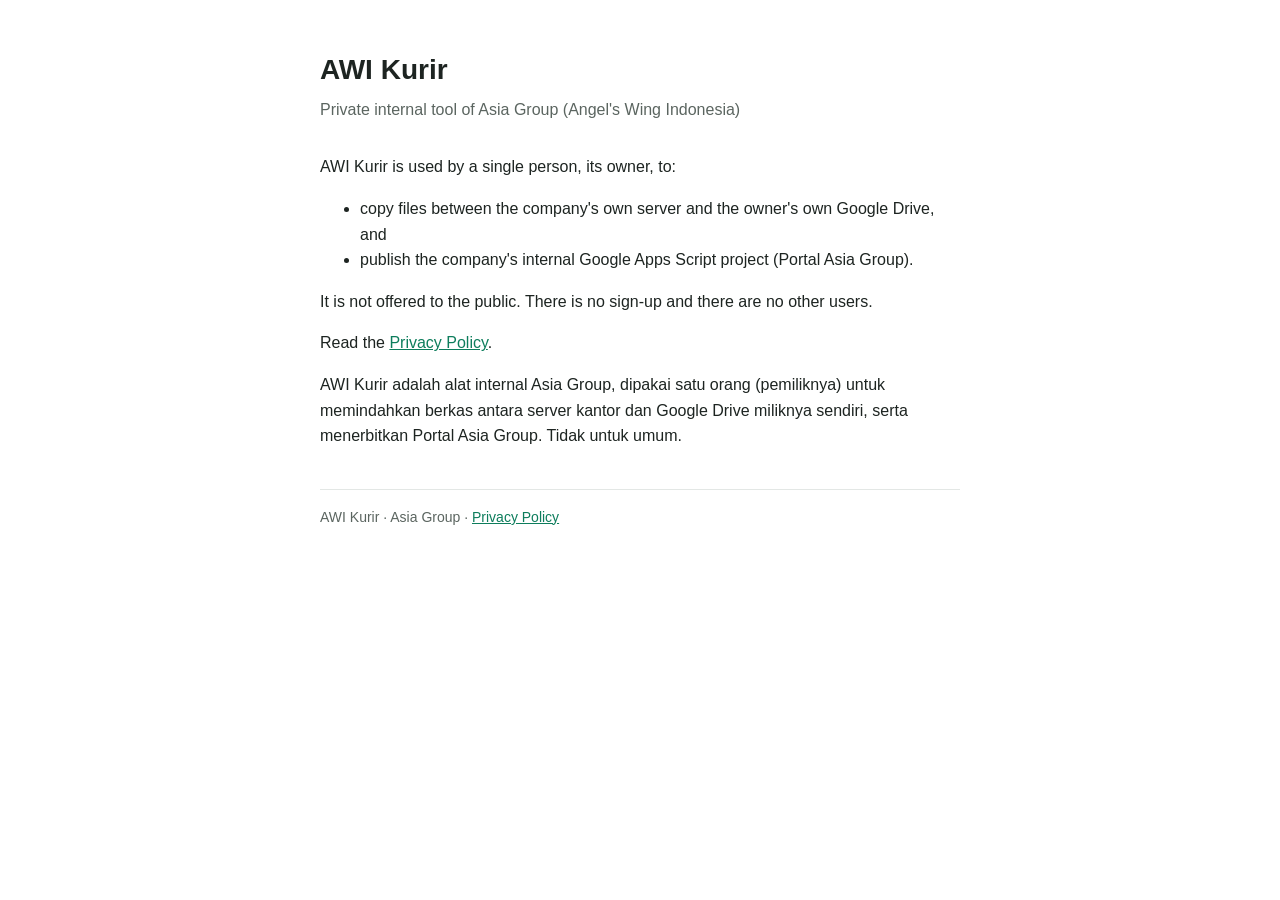
<file: index.html>
<!doctype html>
<html lang="en">
<head>
<meta charset="utf-8">
<meta name="viewport" content="width=device-width, initial-scale=1">
<title>AWI Kurir</title>
<style>
  :root { color-scheme: light; }
  body { margin: 0; background: #ffffff; color: #1d2421; font: 16px/1.6 -apple-system, BlinkMacSystemFont, "Segoe UI", Roboto, sans-serif; }
  main { max-width: 640px; margin: 0 auto; padding: 48px 16px; }
  h1 { margin: 0 0 4px; font-size: 28px; }
  .sub { margin: 0 0 32px; color: #5b6560; }
  a { color: #0d7d5c; }
  footer { margin-top: 40px; padding-top: 16px; border-top: 1px solid #e3e7e5; color: #5b6560; font-size: 14px; }
</style>
</head>
<body>
<main>
  <h1>AWI Kurir</h1>
  <p class="sub">Private internal tool of Asia Group (Angel's Wing Indonesia)</p>

  <p>AWI Kurir is used by a single person, its owner, to:</p>
  <ul>
    <li>copy files between the company's own server and the owner's own Google Drive, and</li>
    <li>publish the company's internal Google Apps Script project (Portal Asia Group).</li>
  </ul>
  <p>It is not offered to the public. There is no sign-up and there are no other users.</p>
  <p>Read the <a href="privacy.html">Privacy Policy</a>.</p>

  <p lang="id">AWI Kurir adalah alat internal Asia Group, dipakai satu orang (pemiliknya) untuk memindahkan berkas
  antara server kantor dan Google Drive miliknya sendiri, serta menerbitkan Portal Asia Group. Tidak untuk umum.</p>

  <footer>AWI Kurir · Asia Group · <a href="privacy.html">Privacy Policy</a></footer>
</main>
</body>
</html>
</file>
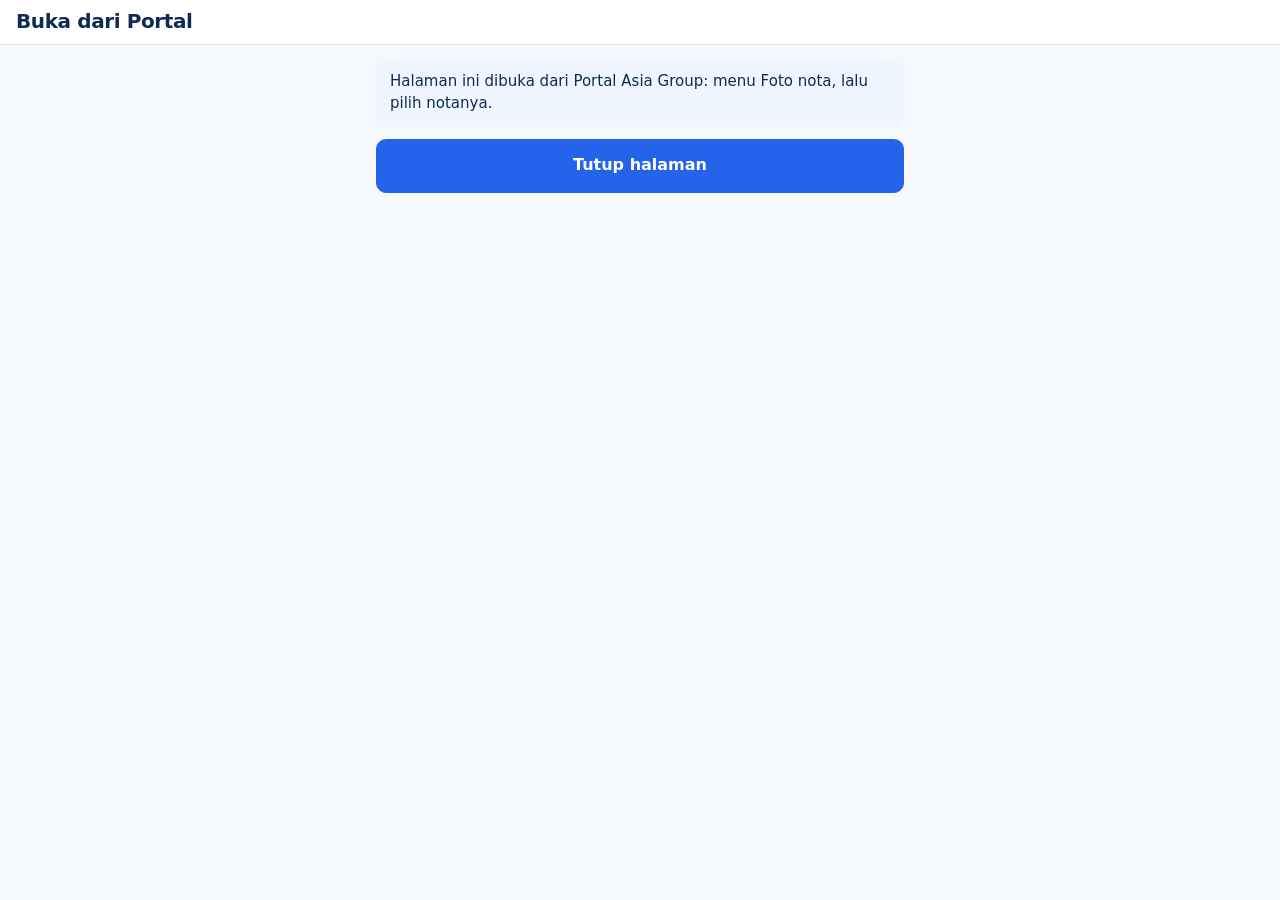
<file: kamera-nota/index.html>
<!doctype html>
<html lang="id">
<head>
<meta charset="utf-8">
<meta name="viewport" content="width=device-width,initial-scale=1,viewport-fit=cover">
<meta name="referrer" content="no-referrer">
<meta name="robots" content="noindex,nofollow">
<meta http-equiv="Content-Security-Policy" content="default-src 'none'; script-src 'self'; style-src 'self' https://fonts.googleapis.com; font-src https://fonts.gstatic.com; img-src 'self' data: blob:; media-src 'self' blob: mediastream:; connect-src https://script.google.com https://script.googleusercontent.com; base-uri 'none'; form-action 'none'">
<meta name="theme-color" content="#ffffff" id="warna-tema">
<title>Foto nota · Portal Asia Group</title>
<link rel="preconnect" href="https://script.google.com">
<link rel="preconnect" href="https://script.googleusercontent.com">
<link rel="stylesheet" href="kamera.css?v=10">
</head>
<body>
<svg class="ikon-sumber" aria-hidden="true" focusable="false">
  <symbol id="i-kamera" viewBox="0 0 24 24"><path d="M4 8h3l2-3h6l2 3h3a1 1 0 011 1v10a1 1 0 01-1 1H4a1 1 0 01-1-1V9a1 1 0 011-1z"/><circle cx="12" cy="13.5" r="3.5"/></symbol>
  <symbol id="i-sampah" viewBox="0 0 24 24"><path d="M4 7h16M10 11v6M14 11v6M6 7l1 12a2 2 0 002 2h6a2 2 0 002-2l1-12M9 7V4h6v3"/></symbol>
  <symbol id="i-cek" viewBox="0 0 24 24"><path d="M5 12.5l4.5 4.5L19 7.5"/></symbol>
  <symbol id="i-petir" viewBox="0 0 24 24"><path d="M13 2L4.5 13.5H11L10 22l8.5-11.5H12L13 2z"/></symbol>
  <symbol id="i-petir-mati" viewBox="0 0 24 24"><path d="M13 2L4.5 13.5H11L10 22l8.5-11.5H12L13 2z"/><path d="M3 3l18 18"/></symbol>
  <symbol id="i-hp" viewBox="0 0 24 24"><rect x="6" y="2.5" width="12" height="19" rx="2.5"/><path d="M10.5 18.5h3"/><circle cx="12" cy="9.5" r="2.5"/></symbol>
  <symbol id="i-mendatar" viewBox="0 0 24 24"><rect x="3" y="6" width="18" height="12" rx="1.5"/></symbol>
  <symbol id="i-tegak" viewBox="0 0 24 24"><rect x="6" y="4" width="12" height="16" rx="1.5"/></symbol>
  <symbol id="i-putar" viewBox="0 0 24 24"><path d="M21 4v6h-6"/><path d="M3 20v-6h6"/><path d="M5.1 9a8 8 0 0113.4-2.6L21 10M3 14l2.5 3.6A8 8 0 0018.9 15"/></symbol>
</svg>
<main class="app">

<section id="nota" class="layar layar-nota" aria-label="Foto nota" hidden>
  <header class="atas">
    <div class="atas-baris">
      <button type="button" class="kembali" id="n-kembali">‹ Daftar nota</button>
      <span class="pil-jenis" id="n-jenis"></span>
    </div>
    <h1 class="judul" id="n-judul"></h1>
    <p class="sub" id="n-sub"></p>
  </header>
  <div class="isi isi-nota">
    <div class="keadaan" id="n-keadaan" role="note" hidden>
      <b id="k-judul"></b>
      <span class="k-catatan" id="k-catatan"></span>
      <span class="k-oleh" id="k-oleh"></span>
      <span class="k-aksi" id="k-aksi"></span>
    </div>
    <div class="kartu-portal" id="n-kartu" role="alert" hidden>
      <b id="kartu-judul">Buka lagi dari Portal</b>
      <p id="kartu-isi"></p>
      <button type="button" class="btn" id="t-tutup3">Tutup halaman</button>
      <button type="button" class="btn" id="t-muat-ulang" hidden>Muat ulang</button>
    </div>
    <div class="pita" id="n-pita" role="status" aria-live="polite" hidden></div>
    <div class="slot" id="slot-nota" data-apa="nota"></div>
    <div class="slot" id="slot-barang" data-apa="barang"></div>
  </div>
  <footer class="kaki">
    <button type="button" class="btn primer" id="n-selesai" disabled aria-describedby="n-selesai-ket">Selesai</button>
    <p class="catatan" id="n-selesai-ket">Foto nota dan foto barang dulu.</p>
  </footer>
</section>

<section id="kamera" class="kam" aria-label="Kamera" hidden>
  <header class="kam-atas">
    <button type="button" class="kam-x" id="kam-tutup" aria-label="Tutup kamera, kembali ke nota">✕</button>
    <div class="kam-judul"><b id="kam-apa"></b><span id="kam-kertas"></span></div>
    <button type="button" class="kam-putar" id="kam-putar" aria-label="Putar ke kamera depan" hidden><svg aria-hidden="true"><use href="#i-putar"/></svg><span>Putar</span></button>
  </header>
  <div class="kam-bidik" id="kam-bidik">
    <video id="kam-video" playsinline muted autoplay></video>
    <div class="kotak-bidik" id="kotak-bidik" aria-hidden="true"><i class="s tl"></i><i class="s tr"></i><i class="s bl"></i><i class="s br"></i></div>
    <div class="kam-panduan" id="kam-panduan">
      <p class="kam-petunjuk" id="kam-petunjuk"></p>
      <div class="kam-bingkai" id="kam-bingkai" role="group" aria-label="Bentuk nota" hidden>
        <button type="button" id="bingkai-mendatar" aria-pressed="true"><svg aria-hidden="true"><use href="#i-mendatar"/></svg>Mendatar</button>
        <button type="button" id="bingkai-tegak" aria-pressed="false"><svg aria-hidden="true"><use href="#i-tegak"/></svg>Tegak</button>
      </div>
    </div>
    <p class="kam-ket" id="kam-ket" role="status" aria-live="polite">Menyalakan kamera…</p>
  </div>
  <div class="kam-bawah">
    <div class="kam-sisi">
      <button type="button" class="kam-alat" id="kam-flash" aria-pressed="true" hidden><svg aria-hidden="true"><use href="#i-petir"/></svg><span>Flash</span></button>
    </div>
    <button type="button" class="kam-rana" id="kam-rana" aria-label="Ambil foto" disabled><i></i></button>
    <div class="kam-sisi">
      <label class="kam-alat"><svg aria-hidden="true"><use href="#i-hp"/></svg><span>Kamera HP</span><input type="file" class="pilih-foto" accept="image/*" capture="environment" aria-label="Pakai kamera bawaan HP"></label>
    </div>
  </div>
</section>

<section id="kirim" class="layar" aria-label="Kirim foto" hidden>
  <header class="atas">
    <button type="button" class="kembali" id="t-kembali" hidden>‹ Kembali</button>
    <h1 class="judul" id="kirim-judul"></h1>
    <p class="sub" id="kirim-sub"></p>
  </header>
  <div class="isi">
    <figure class="kirim-foto" id="kirim-foto"><img id="kirim-img" alt="" hidden></figure>
    <ol class="alur-kirim" id="alur">
      <li data-langkah="1"><i aria-hidden="true"></i><div><b id="langkah1-judul">Merapikan foto…</b></div></li>
      <li data-langkah="2"><i aria-hidden="true"></i><div><b id="langkah2-judul">Mengirim ke Portal…</b><span id="langkah2-ket"></span></div></li>
      <li data-langkah="3"><i aria-hidden="true"></i><div><b id="langkah3-judul">Masuk Laporan harian…</b></div></li>
    </ol>
    <p class="hasil" id="hasil" role="status" aria-live="polite" hidden></p>
    <div class="aksi" id="aksi-ulang" hidden>
      <button type="button" class="btn primer" id="t-kirim-ulang">Kirim ulang</button>
      <button type="button" class="btn" id="t-foto-lagi">Foto ulang</button>
    </div>
    <div class="aksi" id="aksi-tutup" hidden>
      <button type="button" class="btn primer" id="t-tutup">Tutup halaman</button>
    </div>
  </div>
</section>

<section id="tolak" class="layar" aria-label="Kamera belum menyala" hidden>
  <header class="atas">
    <button type="button" class="kembali" id="t-tolak-kembali">‹ Kembali</button>
    <h1 class="judul" id="tolak-judul">Kamera belum menyala</h1>
    <p class="sub" id="tolak-sub"></p>
  </header>
  <div class="isi">
    <p class="hasil tunggu" id="tolak-isi"></p>
    <div class="aksi">
      <label class="btn primer unggah">Pakai kamera bawaan HP<input type="file" class="pilih-foto" accept="image/*" capture="environment"></label>
      <button type="button" class="btn" id="t-coba-kamera">Coba nyalakan kamera lagi</button>
    </div>
  </div>
</section>

<section id="pesan" class="layar" aria-label="Foto nota" hidden>
  <header class="atas">
    <h1 class="judul" id="pesan-judul">Foto nota</h1>
  </header>
  <div class="isi">
    <p class="hasil info" id="pesan-isi"></p>
    <div class="aksi"><button type="button" class="btn primer" id="t-tutup2">Tutup halaman</button></div>
  </div>
</section>

<section id="tunggu" class="layar" aria-label="Menunggu foto terkirim" hidden>
  <header class="atas">
    <h1 class="judul" id="tunggu-judul">Menunggu foto terkirim…</h1>
  </header>
  <div class="isi">
    <p class="hasil tunggu" id="tunggu-isi" role="status" aria-live="polite"></p>
    <div class="aksi"><button type="button" class="btn" id="t-batal-tunggu">‹ Kembali ke nota</button></div>
  </div>
</section>

<div class="pop" id="tanya" hidden>
  <div class="pop-kotak" role="alertdialog" aria-modal="true" aria-labelledby="tanya-judul" aria-describedby="tanya-isi">
    <h2 id="tanya-judul"></h2>
    <p id="tanya-isi"></p>
    <div class="pop-dua">
      <button type="button" class="btn" id="tanya-batal">Batal</button>
      <button type="button" class="btn bahaya" id="tanya-hapus">Hapus</button>
    </div>
  </div>
</div>

<div class="pop" id="pop" hidden>
  <div class="pop-kotak" role="alertdialog" aria-modal="true" aria-labelledby="pop-judul" aria-describedby="pop-isi">
    <h2 id="pop-judul"></h2>
    <p id="pop-isi"></p>
    <button type="button" class="btn primer" id="pop-tombol"></button>
  </div>
</div>

</main>
<script src="kamera.js?v=10"></script>
</body>
</html>
</file>
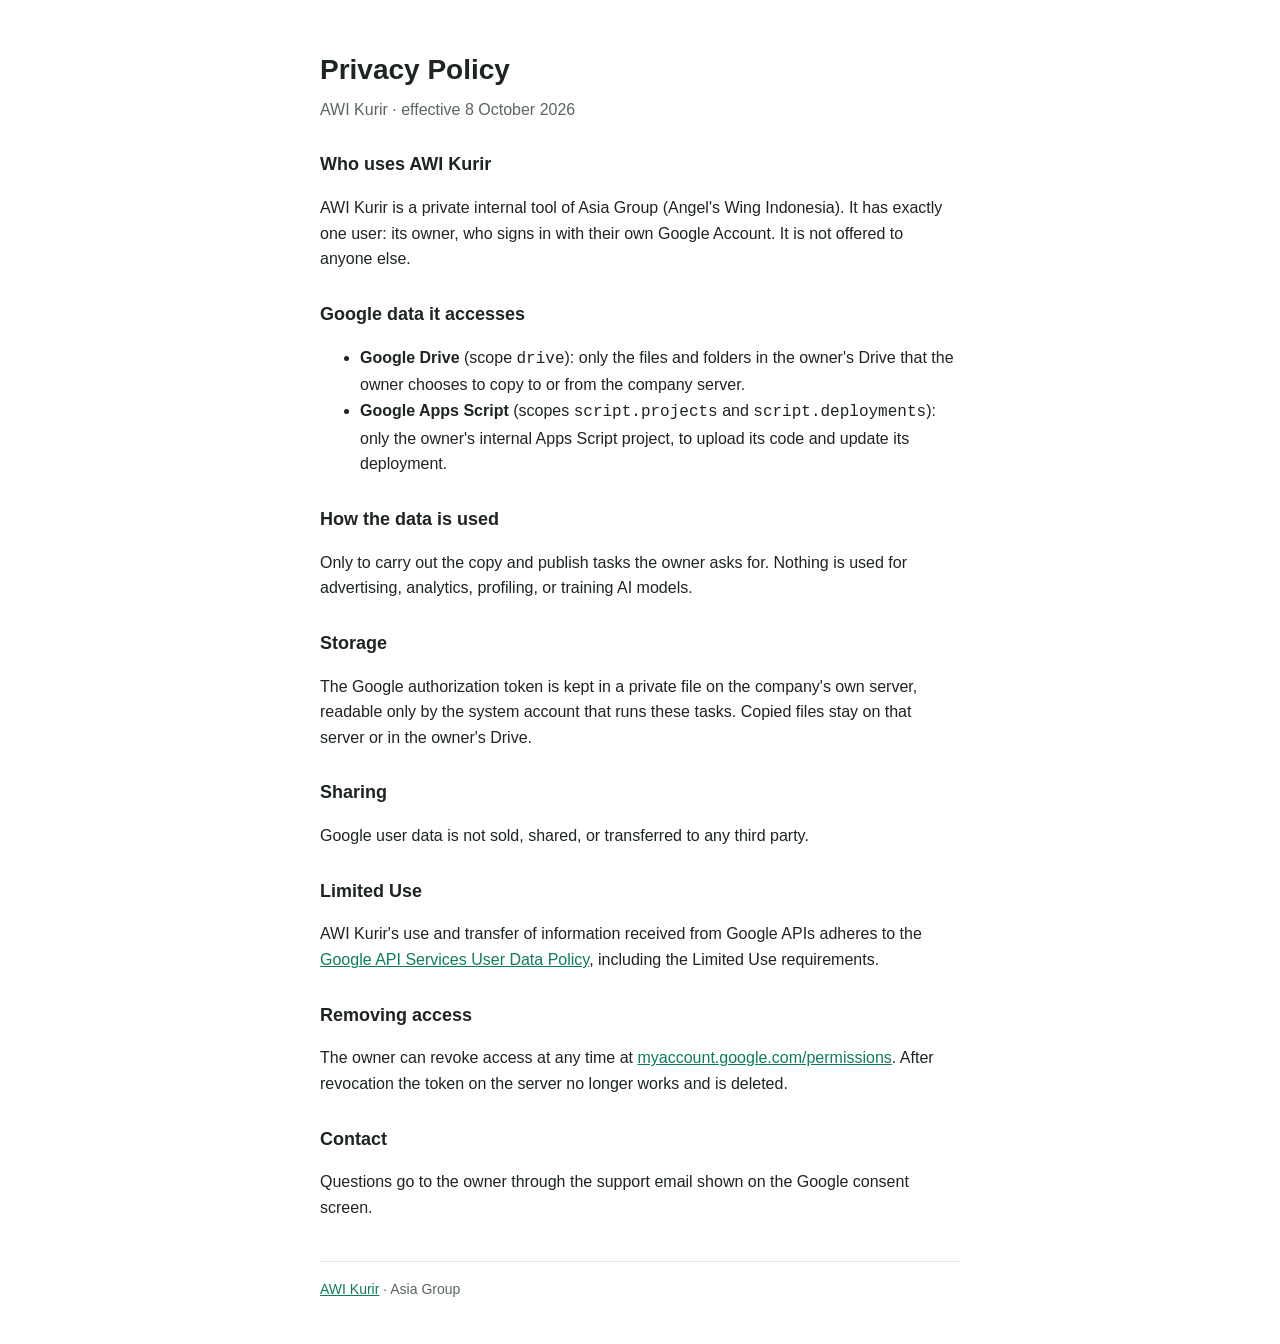
<file: privacy.html>
<!doctype html>
<html lang="en">
<head>
<meta charset="utf-8">
<meta name="viewport" content="width=device-width, initial-scale=1">
<title>AWI Kurir Privacy Policy</title>
<style>
  :root { color-scheme: light; }
  body { margin: 0; background: #ffffff; color: #1d2421; font: 16px/1.6 -apple-system, BlinkMacSystemFont, "Segoe UI", Roboto, sans-serif; }
  main { max-width: 640px; margin: 0 auto; padding: 48px 16px; }
  h1 { margin: 0 0 4px; font-size: 28px; }
  h2 { margin: 28px 0 8px; font-size: 18px; }
  .sub { margin: 0 0 24px; color: #5b6560; }
  a { color: #0d7d5c; overflow-wrap: anywhere; }
  footer { margin-top: 40px; padding-top: 16px; border-top: 1px solid #e3e7e5; color: #5b6560; font-size: 14px; }
</style>
</head>
<body>
<main>
  <h1>Privacy Policy</h1>
  <p class="sub">AWI Kurir · effective 8 October 2026</p>

  <h2>Who uses AWI Kurir</h2>
  <p>AWI Kurir is a private internal tool of Asia Group (Angel's Wing Indonesia). It has exactly one user: its owner,
  who signs in with their own Google Account. It is not offered to anyone else.</p>

  <h2>Google data it accesses</h2>
  <ul>
    <li><strong>Google Drive</strong> (scope <code>drive</code>): only the files and folders in the owner's Drive that the
    owner chooses to copy to or from the company server.</li>
    <li><strong>Google Apps Script</strong> (scopes <code>script.projects</code> and <code>script.deployments</code>):
    only the owner's internal Apps Script project, to upload its code and update its deployment.</li>
  </ul>

  <h2>How the data is used</h2>
  <p>Only to carry out the copy and publish tasks the owner asks for. Nothing is used for advertising, analytics,
  profiling, or training AI models.</p>

  <h2>Storage</h2>
  <p>The Google authorization token is kept in a private file on the company's own server, readable only by the system
  account that runs these tasks. Copied files stay on that server or in the owner's Drive.</p>

  <h2>Sharing</h2>
  <p>Google user data is not sold, shared, or transferred to any third party.</p>

  <h2>Limited Use</h2>
  <p>AWI Kurir's use and transfer of information received from Google APIs adheres to the
  <a href="https://developers.google.com/terms/api-services-user-data-policy">Google API Services User Data Policy</a>,
  including the Limited Use requirements.</p>

  <h2>Removing access</h2>
  <p>The owner can revoke access at any time at
  <a href="https://myaccount.google.com/permissions">myaccount.google.com/permissions</a>. After revocation the token
  on the server no longer works and is deleted.</p>

  <h2>Contact</h2>
  <p>Questions go to the owner through the support email shown on the Google consent screen.</p>

  <footer><a href="index.html">AWI Kurir</a> · Asia Group</footer>
</main>
</body>
</html>
</file>
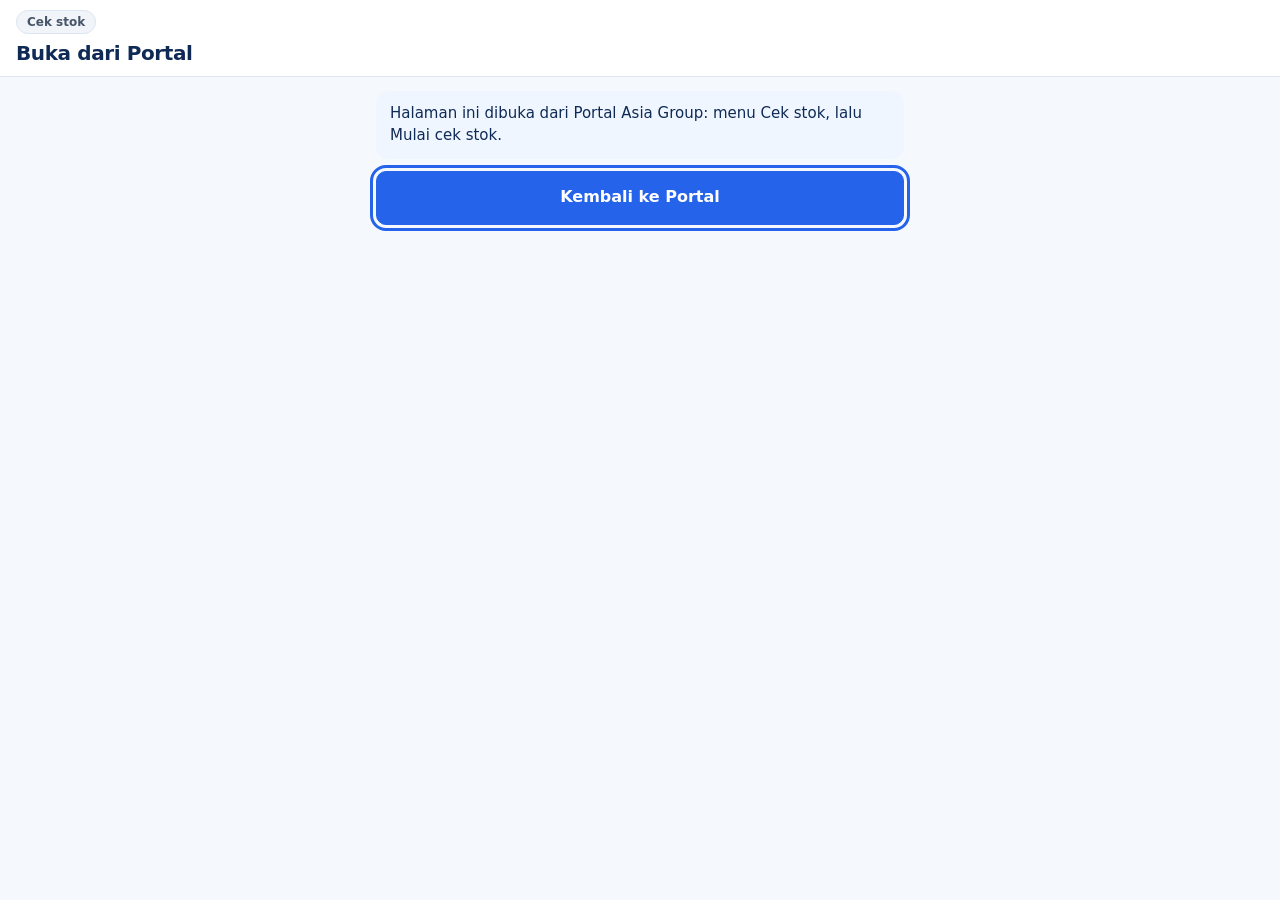
<file: kamera-nota/cek-stok.html>
<!doctype html>
<html lang="id">
<head>
<meta charset="utf-8">
<meta name="viewport" content="width=device-width,initial-scale=1,viewport-fit=cover">
<meta name="referrer" content="no-referrer">
<meta name="robots" content="noindex,nofollow">
<meta http-equiv="Content-Security-Policy" content="default-src 'none'; script-src 'self'; style-src 'self' https://fonts.googleapis.com; font-src https://fonts.gstatic.com; img-src 'self' data: blob:; media-src 'self' blob: mediastream:; connect-src https://script.google.com https://script.googleusercontent.com; base-uri 'none'; form-action 'none'">
<meta name="theme-color" content="#ffffff" id="warna-tema">
<title>Cek stok · Portal Asia Group</title>
<link rel="preconnect" href="https://script.google.com">
<link rel="preconnect" href="https://script.googleusercontent.com">
<link rel="stylesheet" href="kamera.css?v=9">
<link rel="stylesheet" href="cek-stok.css?v=1">
</head>
<body>
<svg class="ikon-sumber" aria-hidden="true" focusable="false">
  <symbol id="i-kamera" viewBox="0 0 24 24"><path d="M4 8h3l2-3h6l2 3h3a1 1 0 011 1v10a1 1 0 01-1 1H4a1 1 0 01-1-1V9a1 1 0 011-1z"/><circle cx="12" cy="13.5" r="3.5"/></symbol>
  <symbol id="i-cek" viewBox="0 0 24 24"><path d="M5 12.5l4.5 4.5L19 7.5"/></symbol>
  <symbol id="i-petir" viewBox="0 0 24 24"><path d="M13 2L4.5 13.5H11L10 22l8.5-11.5H12L13 2z"/></symbol>
  <symbol id="i-petir-mati" viewBox="0 0 24 24"><path d="M13 2L4.5 13.5H11L10 22l8.5-11.5H12L13 2z"/><path d="M3 3l18 18"/></symbol>
  <symbol id="i-putar" viewBox="0 0 24 24"><path d="M21 4v6h-6"/><path d="M3 20v-6h6"/><path d="M5.1 9a8 8 0 0113.4-2.6L21 10M3 14l2.5 3.6A8 8 0 0018.9 15"/></symbol>
</svg>
<main class="app">

<section id="muat" class="layar" aria-label="Cek stok" hidden>
  <header class="atas">
    <button type="button" class="kembali" id="m-kembali">‹ Kembali ke Portal</button>
    <p class="cs-tutup-ket" id="m-tutup-ket" role="status" hidden>Tutup tab ini untuk kembali ke Portal.</p>
    <span class="cs-pil">Cek stok</span>
    <h1 class="judul">Cek stok</h1>
    <p class="sub" id="m-sub"></p>
  </header>
  <div class="isi">
    <p class="hasil info" id="m-memuat" role="status" aria-live="polite">Memuat daftar barang…</p>
    <div id="m-gagal" hidden>
      <p class="hasil gagal" id="m-gagal-isi" role="alert"></p>
      <div class="aksi"><button type="button" class="btn primer" id="t-coba-daftar">Coba lagi</button></div>
    </div>
  </div>
</section>

<section id="barang" class="layar" aria-label="Cek stok" hidden>
  <header class="atas">
    <button type="button" class="kembali" id="b-kembali">‹ Kembali ke Portal</button>
    <p class="cs-tutup-ket" id="b-tutup-ket" role="status" hidden>Tutup tab ini untuk kembali ke Portal.</p>
    <span class="cs-pil">Cek stok</span>
    <h1 class="judul" id="b-judul"></h1>
    <p class="sub" id="b-sub"></p>
    <p class="cs-lewat" id="b-lewat" hidden></p>
    <div class="cs-langkah" id="b-langkah" role="img"></div>
  </header>
  <div class="isi cs-isi">
    <p class="hasil ok" id="b-kabar" role="status" aria-live="polite" hidden></p>
    <div class="keadaan minta cs-kartu" id="b-kartu">
      <b id="b-nama"></b>
      <span class="k-catatan">Hitung semua botol di rak bar dan gudang. Foto barangnya, lalu ketik jumlah yang kamu hitung. Kalau tidak ada, foto raknya dan ketik 0.</span>
      <span class="k-oleh">Cek stok hari ini</span>
    </div>
    <p class="cs-sebelum" id="b-sebelum" hidden></p>
    <div class="slot cs-foto" id="b-foto"></div>
    <div class="cs-jumlah">
      <label for="b-jumlah">Jumlah dihitung</label>
      <span class="cs-angka">
        <input type="text" id="b-jumlah" inputmode="numeric" pattern="[0-9]*" autocomplete="off" enterkeyhint="done" spellcheck="false" required aria-required="true" aria-describedby="b-satuan b-jumlah-pesan">
        <span id="b-satuan">botol</span>
      </span>
    </div>
    <p class="slot-pesan" id="b-jumlah-pesan" role="alert" hidden></p>
  </div>
  <footer class="kaki">
    <p class="hasil" id="b-hasil" role="status" aria-live="polite" hidden></p>
    <button type="button" class="btn primer" id="t-simpan" disabled aria-describedby="b-simpan-ket"></button>
    <p class="catatan" id="b-simpan-ket"></p>
    <button type="button" class="btn cs-batal" id="t-batal-ulang" hidden>Batal hitung ulang</button>
  </footer>
</section>

<section id="kamera" class="kam barang" aria-label="Kamera" hidden>
  <header class="kam-atas">
    <button type="button" class="kam-x" id="kam-tutup" aria-label="Tutup kamera, kembali ke barang">✕</button>
    <div class="kam-judul"><b id="kam-apa">Foto barang</b><span id="kam-kertas"></span></div>
    <button type="button" class="kam-putar" id="kam-putar" aria-label="Putar ke kamera depan" hidden><svg aria-hidden="true"><use href="#i-putar"/></svg><span>Putar</span></button>
  </header>
  <div class="kam-bidik" id="kam-bidik">
    <video id="kam-video" playsinline muted autoplay></video>
    <div class="kam-panduan" id="kam-panduan">
      <p class="kam-petunjuk" id="kam-petunjuk">Semua botol masuk layar</p>
    </div>
    <p class="kam-ket" id="kam-ket" role="status" aria-live="polite">Menyalakan kamera…</p>
  </div>
  <div class="kam-bawah">
    <div class="kam-sisi">
      <button type="button" class="kam-alat" id="kam-flash" aria-pressed="true" hidden><svg aria-hidden="true"><use href="#i-petir"/></svg><span>Flash</span></button>
    </div>
    <button type="button" class="kam-rana" id="kam-rana" aria-label="Ambil foto" disabled><i></i></button>
    <div class="kam-sisi"></div>
  </div>
</section>

<section id="tolak" class="layar" aria-label="Kamera belum menyala" hidden>
  <header class="atas">
    <button type="button" class="kembali" id="t-tolak-kembali">‹ Kembali</button>
    <h1 class="judul" id="tolak-judul">Kamera belum menyala</h1>
    <p class="sub" id="tolak-sub"></p>
  </header>
  <div class="isi">
    <p class="hasil tunggu" id="tolak-isi"></p>
    <div class="aksi">
      <button type="button" class="btn primer" id="t-coba-kamera">Coba nyalakan kamera lagi</button>
    </div>
  </div>
</section>

<section id="selesai" class="layar" aria-label="Cek stok selesai" hidden>
  <header class="atas">
    <span class="cs-pil">Cek stok</span>
    <h1 class="judul">Semua barang sudah dikirim</h1>
    <p class="sub" id="s-sub"></p>
  </header>
  <div class="isi">
    <ul class="cs-daftar" id="s-daftar"></ul>
    <div class="aksi">
      <button type="button" class="btn primer" id="t-selesai-kembali">Kembali ke Portal</button>
      <p class="cs-tutup-ket" id="s-tutup-ket" role="status" hidden>Tutup tab ini untuk kembali ke Portal.</p>
    </div>
  </div>
</section>

<section id="pesan" class="layar" aria-label="Cek stok" hidden>
  <header class="atas">
    <span class="cs-pil">Cek stok</span>
    <h1 class="judul" id="pesan-judul">Cek stok</h1>
  </header>
  <div class="isi">
    <p class="hasil info" id="pesan-isi"></p>
    <div class="aksi">
      <button type="button" class="btn primer" id="t-pesan-kembali">Kembali ke Portal</button>
      <p class="cs-tutup-ket" id="p-tutup-ket" role="status" hidden>Tutup tab ini untuk kembali ke Portal.</p>
    </div>
  </div>
</section>

<div class="pop" id="pop" hidden>
  <div class="pop-kotak" role="alertdialog" aria-modal="true" aria-labelledby="pop-judul" aria-describedby="pop-isi">
    <h2 id="pop-judul"></h2>
    <p id="pop-isi"></p>
    <button type="button" class="btn primer" id="pop-tombol"></button>
  </div>
</div>

</main>
<script src="cek-stok.js?v=1"></script>
</body>
</html>
</file>
<file: kamera-nota/kamera.css>
/* Kamera nota v8 (v6 + tombol Putar). Warna dan ukuran mengikuti DESIGN.md "Biru Keputusan"; layar bidik gelap seperti v3.
   Kontrak: foto-nota-v406-2026-10-16/BUILD.md § 2–§ 4; v5: masukan-uji-v412-2026-10-20/BUILD.md § 4;
   v6: audit-laporan-v413-2026-10-20/BUILD.md § 5 (pil kirim, pita, kartu buka lagi, layar tunggu). */
:root{
  --primary:#2563eb;--primary-hover:#1d4ed8;--ink:#102a56;--muted:#475569;--line:#dce5f0;--control:#b6c5d8;
  --soft:#eff6ff;--bg:#f5f8fc;--surface:#fff;--subtle:#f8faff;--halo:#dbeafe;--neutral-soft:#f1f5f9;
  --danger:#b91c1c;--danger-hover:#991b1b;--danger-soft:#fef2f2;--danger-border:#ef9a9a;
  --success:#047857;--success-soft:#ecfdf5;--waiting:#92400e;--waiting-soft:#fffbeb;
  --disabled:#e2e8f0;--disabled-border:#cbd5e1;
  /* pil jenis dokumen: warna sama dengan PDF (BUILD v406 § 9); teks oranye digelapkan supaya terbaca */
  --terima:#1d4ed8;--terima-soft:#eff6ff;--terima-border:#93b4ec;
  --beli:#c2410c;--beli-soft:#fff7ed;--beli-border:#ea580c;
  --minta-soft:#fdf2f8;--minta:#9d174d;
  color-scheme:light;
}
*{box-sizing:border-box}
[hidden]{display:none!important}
html,body{margin:0;min-height:100%}
body{background:var(--bg);color:var(--ink);font:16px/1.45 "Plus Jakarta Sans",system-ui,-apple-system,"Segoe UI",Roboto,sans-serif;
  -webkit-text-size-adjust:100%;overflow-x:hidden}
button{font:inherit;cursor:pointer;-webkit-tap-highlight-color:transparent}
label{cursor:pointer;-webkit-tap-highlight-color:transparent}
:focus-visible{outline:3px solid var(--primary);outline-offset:3px}
.ikon-sumber{position:absolute;width:0;height:0;overflow:hidden}
svg{fill:none;stroke:currentColor;stroke-width:2;stroke-linecap:round;stroke-linejoin:round}

/* ---------- layar terang: nota, kirim, kamera ditolak, pesan ---------- */
.layar{min-height:100vh;min-height:100dvh;background:var(--bg);color:var(--ink);display:flex;flex-direction:column}
.atas{background:var(--surface);border-bottom:1px solid var(--line);padding:calc(8px + env(safe-area-inset-top)) 16px 10px;flex:none}
.atas-baris{display:flex;align-items:center;justify-content:space-between;gap:12px}
.kembali{border:0;background:none;color:var(--primary);font-size:15px;font-weight:700;padding:0;min-height:44px}
.kembali:hover{color:var(--primary-hover)}
.judul{font-size:20px;font-weight:700;letter-spacing:-.02em;line-height:1.3;margin:0;overflow-wrap:anywhere}
.sub{font-size:14px;color:var(--muted);margin:2px 0 0;overflow-wrap:anywhere;font-variant-numeric:tabular-nums}
.isi{flex:1;width:100%;max-width:560px;margin:0 auto;padding:14px 16px calc(20px + env(safe-area-inset-bottom))}

/* pil jenis dokumen */
.pil-jenis{flex:none;display:inline-flex;align-items:center;min-height:26px;padding:2px 10px;border-radius:20px;border:1.5px solid;
  font-size:12px;font-weight:700;line-height:1.2;white-space:nowrap}
.pil-jenis.terima{color:var(--terima);background:var(--terima-soft);border-color:var(--terima-border)}
.pil-jenis.beli{color:var(--beli);background:var(--beli-soft);border-color:var(--beli-border)}

/* layar nota */
.isi-nota{display:flex;flex-direction:column;gap:10px;padding-bottom:10px}
.keadaan{border-radius:12px;padding:10px 14px;font-size:13px;line-height:1.45}
.keadaan b{display:block;font-size:15px;font-weight:700;line-height:1.35}
.keadaan span{display:block;margin-top:3px;overflow-wrap:anywhere}
.keadaan span:empty{display:none}
.keadaan.tolak{background:var(--danger-soft);color:var(--danger);box-shadow:inset 4px 0 0 var(--danger)}
.keadaan.minta{background:var(--minta-soft);color:var(--minta);box-shadow:inset 4px 0 0 #db2777}
.keadaan.cocok{background:var(--success-soft);color:var(--success)}
.keadaan.tunggu{background:var(--neutral-soft);color:var(--muted);padding:8px 14px}
.keadaan.tunggu b{font-size:14px;font-weight:600}
.keadaan .k-catatan{color:var(--ink)}
.keadaan .k-oleh{font-size:12px;color:var(--muted)}
.keadaan .k-aksi{font-weight:600}

.slot{position:relative;border-radius:12px}
.slot-tombol{width:100%;min-height:178px;border:2px dashed var(--control);border-radius:12px;background:var(--surface);color:var(--primary);
  display:flex;flex-direction:column;align-items:center;justify-content:center;gap:8px;padding:12px;transition:background .15s ease-out,border-color .15s ease-out}
.slot-tombol svg{width:40px;height:40px;stroke-width:1.8}
.slot-tombol b{font-size:17px;font-weight:700;color:var(--ink)}
.slot-tombol:hover{background:var(--soft);border-color:var(--primary)}
.slot-tombol:disabled{background:var(--subtle);color:var(--control);cursor:default;border-color:var(--disabled-border)}
.slot-tombol:disabled b{color:var(--muted)}
.slot-ket{font-size:13px;color:var(--muted)}
.slot.target .slot-tombol{border-color:var(--danger);background:var(--danger-soft)}
.slot-isi{border:1px solid var(--line);border-radius:12px;background:var(--surface);padding:4px 12px 12px;min-height:178px}
.slot.target .slot-isi{border:2px solid var(--danger);padding:3px 11px 11px}
.slot-kepala{display:flex;align-items:center;gap:8px;min-height:44px}
.slot-kepala .cek{width:22px;height:22px;border-radius:50%;background:var(--success);color:#fff;display:grid;place-items:center;flex:none}
.slot-kepala .cek svg{width:14px;height:14px;stroke-width:3}
.slot-kepala b{font-size:16px;font-weight:700}
.pil-tolak{font-size:12px;font-weight:700;color:#fff;background:var(--danger);border-radius:20px;padding:2px 9px;line-height:1.4}
.slot-hapus{margin-left:auto;border:0;background:none;color:var(--danger);font-size:15px;font-weight:700;min-height:44px;padding:0 4px 0 8px;
  display:inline-flex;align-items:center;gap:6px;border-radius:8px}
.slot-hapus svg{width:18px;height:18px}
.slot-hapus:hover{color:var(--danger-hover);background:var(--danger-soft)}
.slot-gambar{position:relative;height:120px;border-radius:8px;background:#e9eef5;display:flex;align-items:center;justify-content:center;overflow:hidden}
.slot-gambar img{max-width:100%;max-height:120px;width:auto;height:auto;object-fit:contain;display:block}
.slot-gambar .ada{font-size:14px;font-weight:600;color:var(--muted)}
.slot-gambar.memuat{background:linear-gradient(90deg,#e9eef5 25%,#f6f8fb 37%,#e9eef5 63%);background-size:400% 100%;animation:kilau 1.4s ease infinite}
.slot-ulang{border:0;background:none;color:var(--muted);font-size:14px;font-weight:600;min-height:44px;width:100%;height:100%}
.slot-ulang u{color:var(--primary);text-underline-offset:3px}
.slot.menghapus .slot-isi{opacity:.55}
.slot-sibuk{position:absolute;inset:0;display:grid;place-items:center;font-size:15px;font-weight:700;color:var(--ink);pointer-events:none}
.slot-pesan{margin:6px 2px 0;font-size:13px;font-weight:600;color:var(--danger)}
/* v6: foto di HP yang belum dijawab Portal = pil abu (bukan hijau); hijau hanya sesudah jawaban ok Portal */
.pil-kirim{position:absolute;left:6px;bottom:6px;font-size:12px;font-weight:700;color:var(--muted);background:var(--neutral-soft);
  border-radius:20px;padding:2px 9px;line-height:1.4;white-space:nowrap;box-shadow:0 0 0 1px var(--line)}
.pil-kirim.tunggu{color:var(--waiting);background:var(--waiting-soft)}
.pil-kirim.ok{color:var(--success);background:var(--success-soft)}
.slot-isi .slot-pesan{margin:8px 0 0}
.slot-aksi{display:flex;gap:8px;margin-top:8px}
/* v7: Tambah lembar nota — tombol garis di bawah gambar nota, 44 px sentuh */
.slot-isi .slot-tambah{display:flex;align-items:center;justify-content:center;gap:8px;min-height:44px;margin-top:8px;font-size:15px}
.slot-tambah svg{width:18px;height:18px;flex:none}
/* v7: baris lembar nota (jelas berapa lembar yang sudah difoto) */
.lembar-daftar{display:flex;flex-wrap:wrap;gap:6px;margin-top:8px}
.lembar-pil{display:inline-flex;align-items:center;gap:4px;min-height:30px;padding:4px 10px;border-radius:16px;font-size:14px;font-weight:700;border:1px solid var(--line);color:var(--ink);background:var(--surface)}
.lembar-pil svg{width:16px;height:16px;flex:none}
.lembar-pil.ok{border-color:var(--success);color:var(--success)}
.lembar-pil.kirim{color:var(--muted)}
.lembar-pil.gagal{border-color:var(--danger);color:var(--danger)}
.slot-aksi .btn{min-height:44px;font-size:15px}
.slot-aksi .btn.primer{min-height:44px}
.pita{display:flex;flex-direction:column;gap:6px}
.pita p{margin:0;border-radius:10px;padding:8px 12px;font-size:13px;line-height:1.45;background:var(--neutral-soft);color:var(--muted)}
.pita p.bahaya{background:var(--danger-soft);color:var(--danger);font-weight:600}
.kartu-portal{border-radius:12px;padding:12px 14px;background:var(--waiting-soft);color:var(--waiting);box-shadow:inset 4px 0 0 var(--waiting)}
.kartu-portal b{display:block;font-size:15px;font-weight:700;line-height:1.35}
.kartu-portal p{margin:4px 0 10px;font-size:13px;line-height:1.45}
@keyframes kilau{0%{background-position:100% 50%}100%{background-position:0 50%}}

.kaki{position:sticky;bottom:0;background:var(--bg);padding:8px 16px calc(12px + env(safe-area-inset-bottom));width:100%;max-width:560px;margin:0 auto}
.kaki .catatan{margin-top:6px}

/* layar kirim */
.kirim-foto{margin:0 0 12px;height:180px;border-radius:12px;background:#e9eef5;display:flex;align-items:center;justify-content:center;overflow:hidden}
.kirim-foto img{max-width:100%;max-height:180px;object-fit:contain;display:block}
.alur-kirim{list-style:none;margin:0 0 12px;padding:0;background:var(--surface);border:1px solid var(--line);border-radius:12px}
.alur-kirim li{display:flex;gap:12px;padding:12px 14px;border-top:1px solid var(--line);opacity:.5}
.alur-kirim li:first-child{border-top:0}
.alur-kirim li.jalan,.alur-kirim li.beres,.alur-kirim li.gagal{opacity:1}
.alur-kirim li i{width:22px;height:22px;border-radius:50%;border:2px solid var(--control);flex:none;margin-top:1px;position:relative}
.alur-kirim li.jalan i{border-color:var(--primary);border-right-color:transparent;animation:putar .8s linear infinite}
.alur-kirim li.beres i{background:var(--success);border-color:var(--success)}
.alur-kirim li.beres i::after{content:"";position:absolute;left:6px;top:2px;width:5px;height:10px;border:solid #fff;border-width:0 2px 2px 0;transform:rotate(45deg)}
.alur-kirim li.gagal i{background:var(--danger);border-color:var(--danger)}
.alur-kirim li.gagal i::after{content:"!";position:absolute;inset:0;display:grid;place-items:center;color:#fff;font-size:13px;font-weight:800;line-height:1}
.alur-kirim li b{display:block;font-size:15px;font-weight:600}
.alur-kirim li span{display:block;font-size:13px;color:var(--muted);overflow-wrap:anywhere}
.alur-kirim li span:empty{display:none}
@keyframes putar{to{transform:rotate(360deg)}}
.hasil{border-radius:12px;padding:12px 14px;margin:0 0 12px;font-size:15px;font-weight:600;line-height:1.45}
.hasil.ok{background:var(--success-soft);color:var(--success)}
.hasil.gagal{background:var(--danger-soft);color:var(--danger);border:1px solid var(--danger-border)}
.hasil.tunggu{background:var(--waiting-soft);color:var(--waiting);font-weight:500}
.hasil.info{background:var(--soft);color:var(--ink);font-weight:500}
.aksi{display:flex;flex-direction:column;gap:8px}
.catatan{font-size:13px;color:var(--muted);margin:0;text-align:center}
.btn{position:relative;min-height:50px;width:100%;padding:10px 16px;border-radius:10px;border:1px solid var(--control);background:var(--surface);
  color:var(--ink);font-family:inherit;font-size:16px;font-weight:600;line-height:1.3;display:inline-flex;align-items:center;justify-content:center;gap:8px;
  text-align:center;transition:background .15s ease-out,border-color .15s ease-out}
.btn:hover{background:var(--soft);border-color:var(--primary)}
.btn.primer{min-height:54px;background:var(--primary);border-color:var(--primary);color:#fff}
.btn.primer:hover{background:var(--primary-hover);border-color:var(--primary-hover)}
.btn.bahaya{background:var(--danger);border-color:var(--danger);color:#fff}
.btn.bahaya:hover{background:var(--danger-hover);border-color:var(--danger-hover)}
.btn:disabled,.btn.primer:disabled{background:var(--disabled);border-color:var(--disabled-border);color:var(--muted);cursor:default}
.btn svg{width:20px;height:20px;flex:none}
.btn.unggah:focus-within{outline:3px solid var(--primary);outline-offset:3px}

/* masukan foto bawaan HP: input asli transparan di dalam label */
.pilih-foto{position:absolute;inset:0;width:100%;height:100%;opacity:0;cursor:pointer;font-size:0}

/* ---------- layar bidik (gelap) ---------- */
.kam{position:fixed;inset:0;display:grid;grid-template-rows:auto minmax(0,1fr) auto;grid-template-columns:minmax(0,1fr);
  grid-template-areas:"atas" "bidik" "bawah";background:#000;color:#fff}
.kam-atas{grid-area:atas;display:flex;align-items:center;gap:12px;padding:calc(8px + env(safe-area-inset-top)) 14px 8px;background:#000}
.kam-judul{display:flex;flex-direction:column;min-width:0;line-height:1.3}
.kam-judul b{font-size:16px;font-weight:700;overflow:hidden;text-overflow:ellipsis;white-space:nowrap}
.kam-judul span{font-size:13px;color:#c9d1dc;overflow:hidden;text-overflow:ellipsis;white-space:nowrap}
.kam-judul span:empty{display:none}
.kam-x{width:44px;height:44px;border-radius:50%;border:0;background:rgba(255,255,255,.14);color:#fff;font-size:18px;flex:none;display:grid;place-items:center;padding:0}
.kam-x:focus-visible,.kam-rana:focus-visible,.kam-alat:focus-visible,.kam-alat:focus-within{outline-color:#fff}
/* v8: Putar (kamera belakang ↔ depan) di kanan kepala, bentuk pil seperti ✕ supaya tidak menggeser Flash dan Kamera HP di
   bawah. Tampil hanya bila HP punya dua kamera (kamera.js tampilPutar). */
.kam-putar{margin-left:auto;flex:none;display:inline-flex;align-items:center;gap:6px;min-width:44px;min-height:44px;padding:0 14px;
  border:0;border-radius:22px;background:rgba(255,255,255,.14);color:#fff;font-size:14px;font-weight:700;line-height:1.2}
.kam-putar svg{width:20px;height:20px;flex:none}
.kam-putar:disabled{opacity:.5;cursor:default}
.kam-putar:focus-visible{outline-color:#fff}
.kam-bidik{grid-area:bidik;position:relative;min-height:0;overflow:hidden;background:#111}
.kam-bidik video{position:absolute;inset:0;width:100%;height:100%;object-fit:cover}
/* Bingkai landscape 3:2 (BUILD v406 § 3) atau tegak 3:4 (v5, BUILD v412 § 4); ukuran dan letaknya dihitung
   kamera.js (letakKotak). */
.kotak-bidik{position:absolute;border-radius:10px;box-shadow:0 0 0 9999px rgba(0,0,0,.55);outline:1.5px solid rgba(255,255,255,.6);pointer-events:none}
.kotak-bidik .s{position:absolute;width:30px;height:30px;border:4px solid #fff}
.kotak-bidik .tl{left:-4px;top:-4px;border-right:0;border-bottom:0;border-top-left-radius:12px}
.kotak-bidik .tr{right:-4px;top:-4px;border-left:0;border-bottom:0;border-top-right-radius:12px}
.kotak-bidik .bl{left:-4px;bottom:-4px;border-right:0;border-top:0;border-bottom-left-radius:12px}
.kotak-bidik .br{right:-4px;bottom:-4px;border-left:0;border-top:0;border-bottom-right-radius:12px}
/* Petunjuk + pilihan bentuk nota (v5) di bawah bingkai. Lebar HP tegak tidak muat sebaris, jadi pilihan turun ke bawah
   petunjuk; HP diputar mendatar: sebaris supaya tidak keluar bidang. Letak atasnya dihitung kamera.js. */
.kam-panduan{position:absolute;left:12px;right:12px;display:flex;flex-wrap:wrap;align-items:center;justify-content:center;
  gap:8px 14px;pointer-events:none}
.kam-petunjuk{margin:0;text-align:center;font-size:15px;font-weight:700;line-height:1.3;
  text-shadow:0 1px 3px rgba(0,0,0,.85);pointer-events:none}
/* Tombol bersegmen Mendatar | Tegak: latar gelap pekat supaya terbaca di atas kertas putih sekalipun; yang dipilih putih. */
.kam-bingkai{display:inline-flex;gap:2px;padding:3px;border-radius:13px;background:rgba(0,0,0,.66);border:1px solid rgba(255,255,255,.4);
  pointer-events:auto}
.kam-bingkai button{display:inline-flex;align-items:center;justify-content:center;gap:6px;min-width:44px;min-height:44px;padding:0 14px;
  border:0;border-radius:10px;background:none;color:#fff;font-size:15px;font-weight:700;line-height:1.2;white-space:nowrap}
.kam-bingkai button svg{width:20px;height:20px;flex:none}
.kam-bingkai button[aria-pressed="true"]{background:#fff;color:var(--ink)}
.kam-bingkai button:focus-visible{outline-color:#fff;outline-offset:2px}
.kam.barang .kotak-bidik{display:none}
.kam.barang .kam-panduan{top:auto!important;bottom:14px}
.kam-ket{position:absolute;inset:0;margin:0;display:grid;place-items:center;font-size:15px;font-weight:600;color:#e2e8f0;
  text-shadow:0 1px 3px rgba(0,0,0,.85);pointer-events:none}
.kam-ket:empty{display:none}
/* v8: kabar sesudah Putar (mis. "Kamera depan belum bisa dibuka.") tampil di atas video, jadi diberi pil gelap di bagian atas
   bidang supaya terbaca di atas kertas putih dan tidak menutupi bingkai. */
.kam-ket.kabar{inset:12px 12px auto;display:block;width:max-content;max-width:calc(100% - 24px);margin:0 auto;padding:10px 16px;
  border-radius:12px;background:var(--ink);color:#fff;text-align:center;text-shadow:none}
.kam-bawah{grid-area:bawah;display:grid;grid-template-columns:1fr auto 1fr;align-items:center;gap:10px;background:#000;
  padding:12px 16px calc(12px + env(safe-area-inset-bottom))}
.kam-sisi{display:flex;justify-content:center}
.kam-alat{position:relative;display:flex;flex-direction:column;align-items:center;justify-content:center;gap:3px;min-width:64px;min-height:56px;
  padding:4px 6px;border:0;border-radius:12px;background:rgba(255,255,255,.12);color:#fff;font-size:12px;font-weight:600;line-height:1.2}
.kam-alat svg{width:24px;height:24px}
.kam-alat.nyala{background:#ffd84d;color:#1f2937}
.kam-rana{width:76px;height:76px;border-radius:50%;border:4px solid #fff;background:none;padding:4px}
.kam-rana i{display:block;width:100%;height:100%;border-radius:50%;background:#fff;transition:transform .1s ease-out}
.kam-rana:active i{transform:scale(.9)}
.kam-rana:disabled{opacity:.4;cursor:default}

/* HP diputar mendatar: tombol pindah ke kolom kanan supaya bidang kamera setinggi layar; rumus bingkai sama. */
@media (orientation:landscape) and (max-height:540px){
  .kam{grid-template-columns:minmax(0,1fr) auto;grid-template-rows:auto minmax(0,1fr);grid-template-areas:"bidik atas" "bidik bawah"}
  .kam-atas{flex-direction:column;align-items:center;gap:4px;width:124px;padding:calc(8px + env(safe-area-inset-top)) calc(8px + env(safe-area-inset-right)) 4px 8px;text-align:center}
  .kam-judul{align-items:center;max-width:108px}
  .kam-putar{margin-left:0}
  .kam-bawah{grid-template-columns:auto;grid-template-rows:1fr auto 1fr;width:124px;padding:4px calc(8px + env(safe-area-inset-right)) calc(8px + env(safe-area-inset-bottom)) 8px;gap:6px}
  .kam-sisi{align-items:center}
}

/* ---------- kabar gagal dan tanya hapus ---------- */
.pop{position:fixed;inset:0;background:#102a5680;display:flex;align-items:center;justify-content:center;padding:16px;z-index:20}
.pop-kotak{background:var(--surface);color:var(--ink);border-radius:16px;box-shadow:0 24px 72px #102a5638;width:100%;max-width:420px;padding:22px 20px 18px}
.pop-kotak h2{font-size:22px;font-weight:700;line-height:1.3;letter-spacing:-.02em;margin:0 0 8px}
.pop-kotak p{margin:0 0 18px;color:var(--muted);font-size:16px}
.pop-dua{display:grid;grid-template-columns:1fr 1fr;gap:10px}

@media (prefers-reduced-motion:reduce){
  .kam-rana i,.btn,.slot-tombol{transition:none}
  .alur-kirim li.jalan i{animation:none;border-right-color:var(--primary);border-style:dotted}
  .slot-gambar.memuat{animation:none}
}
</file>
<file: kamera-nota/cek-stok.css>
/* Cek stok v1 (24 Nov 2026) — tambahan kecil di atas kamera.css (dipakai apa adanya). Warna dari token kamera.css;
   bingkai kotak isian #8494a9 = --garis-isian design system (kontras 3,1 : 1 di putih). Semua kelas berawalan cs-,
   jadi tidak ada yang berubah di Foto nota. */

/* kepala: pil abu modul, keterangan merah lewat batas, garis langkah satu ruas per barang */
.cs-pil{display:flex;align-items:center;width:fit-content;min-height:24px;margin:2px 0 6px;padding:2px 10px;border-radius:20px;
  background:var(--neutral-soft);color:var(--muted);border:1px solid var(--line);font-size:12px;font-weight:700;line-height:1.2}
.cs-lewat{margin:2px 0 0;font-size:14px;font-weight:600;color:var(--danger)}
.cs-langkah{display:flex;gap:4px;margin-top:10px}
.cs-langkah i{flex:1;height:6px;border-radius:3px;background:var(--control)}
.cs-langkah i.biru{background:var(--primary)}      /* bukan .isi: kelas itu milik kamera.css */
.cs-tutup-ket{margin:4px 0 6px;padding:8px 12px;border-radius:8px;background:var(--soft);color:var(--ink);font-size:14px;font-weight:600}

/* isi layar barang */
.cs-isi{display:flex;flex-direction:column;gap:12px}
.cs-isi .hasil{margin:0}
.cs-kartu b{font-size:18px;line-height:1.3;overflow-wrap:anywhere}
.cs-kartu .k-catatan{font-size:14px}
.cs-sebelum{margin:0;padding:8px 12px;border-radius:10px;background:var(--neutral-soft);color:var(--muted);font-size:14px}
.cs-foto .slot-tombol{min-height:150px}
.cs-foto .slot-gambar{height:200px}
.cs-foto .slot-gambar img{max-height:200px}

/* Jumlah dihitung: kotak angka bersatuan di dalam kotak (design system § 6 Pola isian dan tombol butir 3) */
.cs-jumlah{display:flex;align-items:center;justify-content:space-between;gap:8px 12px;flex-wrap:wrap}
.cs-jumlah label{font-size:16px;font-weight:700}
.cs-angka{display:inline-flex;align-items:center;gap:6px;min-height:52px;padding:0 14px 0 4px;border:1.5px solid #8494a9;border-radius:10px;
  background:var(--surface)}
.cs-angka:focus-within{outline:3px solid var(--primary);outline-offset:2px}
.cs-angka.salah{border-color:var(--danger)}
.cs-angka input{width:96px;min-height:48px;padding:0 4px;border:0;background:none;color:var(--ink);font:inherit;font-size:22px;font-weight:700;
  text-align:right;font-variant-numeric:tabular-nums}
.cs-angka input:focus,.cs-angka input:focus-visible{outline:none}
.cs-angka span{font-size:16px;font-weight:600;color:var(--muted)}
#b-jumlah-pesan{margin:-4px 2px 0}

/* kaki */
.kaki .hasil{margin:0 0 8px;font-size:14px}
.btn.cs-batal{margin-top:8px;min-height:44px;font-size:15px}

/* layar selesai: satu baris per barang dengan Hitung ulang */
.cs-daftar{list-style:none;margin:0 0 16px;padding:0;display:flex;flex-direction:column;gap:8px}
.cs-baris{display:flex;align-items:center;gap:12px;padding:10px 12px;border:1px solid var(--line);border-radius:12px;background:var(--surface)}
.cs-baris-isi{flex:1;min-width:0;display:flex;flex-direction:column;gap:2px}
.cs-baris-isi b{font-size:16px;line-height:1.35;overflow-wrap:anywhere}
.cs-ok{display:inline-flex;align-items:center;gap:4px;font-size:14px;font-weight:600;color:var(--success);font-variant-numeric:tabular-nums}
.cs-ok svg{width:16px;height:16px;flex:none;stroke-width:3}
.btn.cs-kecil{width:auto;flex:none;min-height:44px;padding:6px 12px;font-size:14px}
</file>
